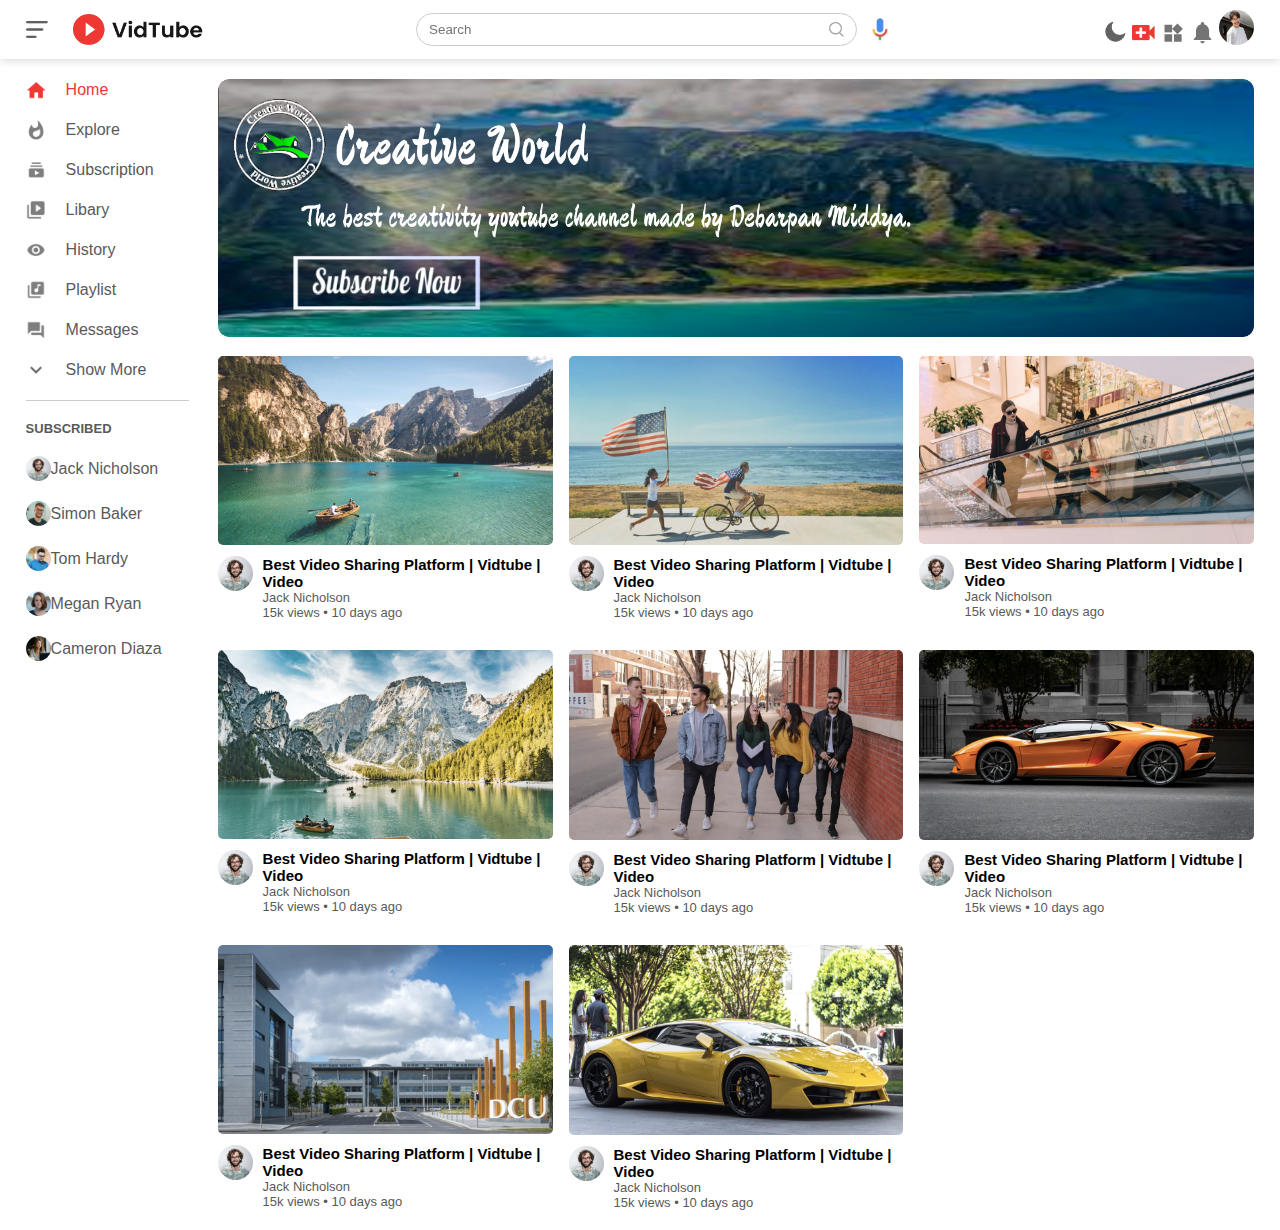
<file: index.html>
<!DOCTYPE html>
<html lang="en">
<head>
    <meta charset="UTF-8">
    <meta http-equiv="X-UA-Compatible" content="IE=edge">
    <meta name="viewport" content="width=device-width, initial-scale=1.0">
    <title>Vidtube | Social Media | Video Sharing Platform</title>
    <link rel="stylesheet" href="style.css">
</head>
<body>
 
    <nav class="flex-div">
        <div class="nav-left flex-div">
            <img src="images/menu.png" class="menu-icon">
            <img src="images/logo.png" class="logo">
        </div>
        <div class="nav-middle flex-div">
            <div class="serch-box flex-div">
        <input type="text" placeholder="Search">
        <img src="images/search.png" alt="">
            </div>
            <img src="images/voice-search.png" class="mic-icon">
        </div>
        <div class="nav-right">
            <img src="images/moon.png">
            <img src="images/upload.png">
            <img src="images/more.png">
            <img src="images/notification.png" >
            <img src="images/gerard.png"  class="user-icon">
        </div>
    </nav>
      <! -------------------sidebar---------------->
      <div class="sidebar">
          <div class="shortcut-links">
              <a href=""> <img src="images/home.png"><p>Home</p></a>
              <a href=""> <img src="images/explore.png"><p>Explore</p></a>
              <a href=""> <img src="images/subscriprion.png"><p>Subscription</p></a>
              <a href=""> <img src="images/library.png"><p>Libary</p></a>
              <a href=""> <img src="images/history.png"><p>History</p></a>
              <a href=""> <img src="images/playlist.png"><p>Playlist</p></a>
              <a href=""> <img src="images/messages.png"><p>Messages</p></a>
              <a href=""> <img src="images/show-more.png"><p>Show More</p></a>
              <hr>
      </div>
     <div class="subscribed-list">
         <h3>SUBSCRIBED</h3>
         <a href=""><img src="images/Jack.png"><p>Jack Nicholson</p></a>
         <a href=""><img src="images/simon.png"><p>Simon Baker</p></a>
         <a href=""><img src="images/tom.png"><p>Tom Hardy</p></a>
         <a href=""><img src="images/megan.png"><p>Megan Ryan</p></a>
         <a href=""><img src="images/cameron.png"><p>Cameron Diaza</p></a>
     </div>
    </div>

    <!--- ----------------main----------- --->

    <div class="container">
        <div class="banner">
            <img src="images/banner.png">
        </div>
        <div class="list-container">
            <div class="vid-list">
            <a href="play video.html"><img src="images/thumbnail1.png" class="thumbnail"></a>
                <div class="flex-div">
                    <img src="images/Jack.png">
                    <div class="vid-info">
                        <a href="play video.html">Best Video Sharing Platform | Vidtube | Video</a>
                        <p>Jack Nicholson </p>
                        <p>15k views &bull; 10 days ago</p>
                    </div>

                </div>

            </div>
            <div class="vid-list">
            <a href="play video.html"><img src="images/thumbnail2.png" class="thumbnail"></a>
                <div class="flex-div">
                    <img src="images/Jack.png">
                    <div class="vid-info">
                        <a href="play video.html">Best Video Sharing Platform | Vidtube | Video</a>
                        <p>Jack Nicholson </p>
                        <p>15k views &bull; 10 days ago</p>
                    </div>

                </div>

            </div>
            <div class="vid-list">
            <a href="play video.html"><img src="images/thumbnail3.png" class="thumbnail"></a>
                <div class="flex-div">
                    <img src="images/Jack.png">
                    <div class="vid-info">
                        <a href="play video.html">Best Video Sharing Platform | Vidtube | Video</a>
                        <p>Jack Nicholson </p>
                        <p>15k views &bull; 10 days ago</p>
                    </div>

                </div>

            </div>
            <div class="vid-list">
            <a href="play video.html"><img src="images/thumbnail4.png" class="thumbnail"></a>
                <div class="flex-div">
                    <img src="images/Jack.png">
                    <div class="vid-info">
                        <a href="play video.html">Best Video Sharing Platform | Vidtube | Video</a>
                        <p>Jack Nicholson </p>
                        <p>15k views &bull; 10 days ago</p>
                    </div>

                </div>

            </div>
            <div class="vid-list">
            <a href="play video.html"><img src="images/thumbnail5.png" class="thumbnail"></a>
                <div class="flex-div">
                    <img src="images/Jack.png">
                    <div class="vid-info">
                        <a href="play video.html">Best Video Sharing Platform | Vidtube | Video</a>
                        <p>Jack Nicholson </p>
                        <p>15k views &bull; 10 days ago</p>
                    </div>

                </div>

            </div>
            <div class="vid-list">
            <a href="play video.html"><img src="images/thumbnail6.png" class="thumbnail"></a>
                <div class="flex-div">
                    <img src="images/Jack.png">
                    <div class="vid-info">
                        <a href="play video.html">Best Video Sharing Platform | Vidtube | Video</a>
                        <p>Jack Nicholson </p>
                        <p>15k views &bull; 10 days ago</p>
                    </div>

                </div>

            </div>
            <div class="vid-list">
            <a href="play video.html"><img src="images/thumbnail7.png" class="thumbnail"></a>
                <div class="flex-div">
                    <img src="images/Jack.png">
                    <div class="vid-info">
                        <a href="play video.html">Best Video Sharing Platform | Vidtube | Video</a>
                        <p>Jack Nicholson </p>
                        <p>15k views &bull; 10 days ago</p>
                    </div>

                </div>

            </div>
            <div class="vid-list">
            <a href="play video.html"><img src="images/thumbnail8.png" class="thumbnail"></a>
                <div class="flex-div">
                    <img src="images/Jack.png">
                    <div class="vid-info">
                        <a href="play video.html">Best Video Sharing Platform | Vidtube | Video</a>
                        <p>Jack Nicholson </p>
                        <p>15k views &bull; 10 days ago</p>
                    </div>

                </div>

            </div>

            
                        
                        
                
                
        
        
        

    </div>

    </div>




    <script src="script.js"></script>
</body>
</html>
</file>
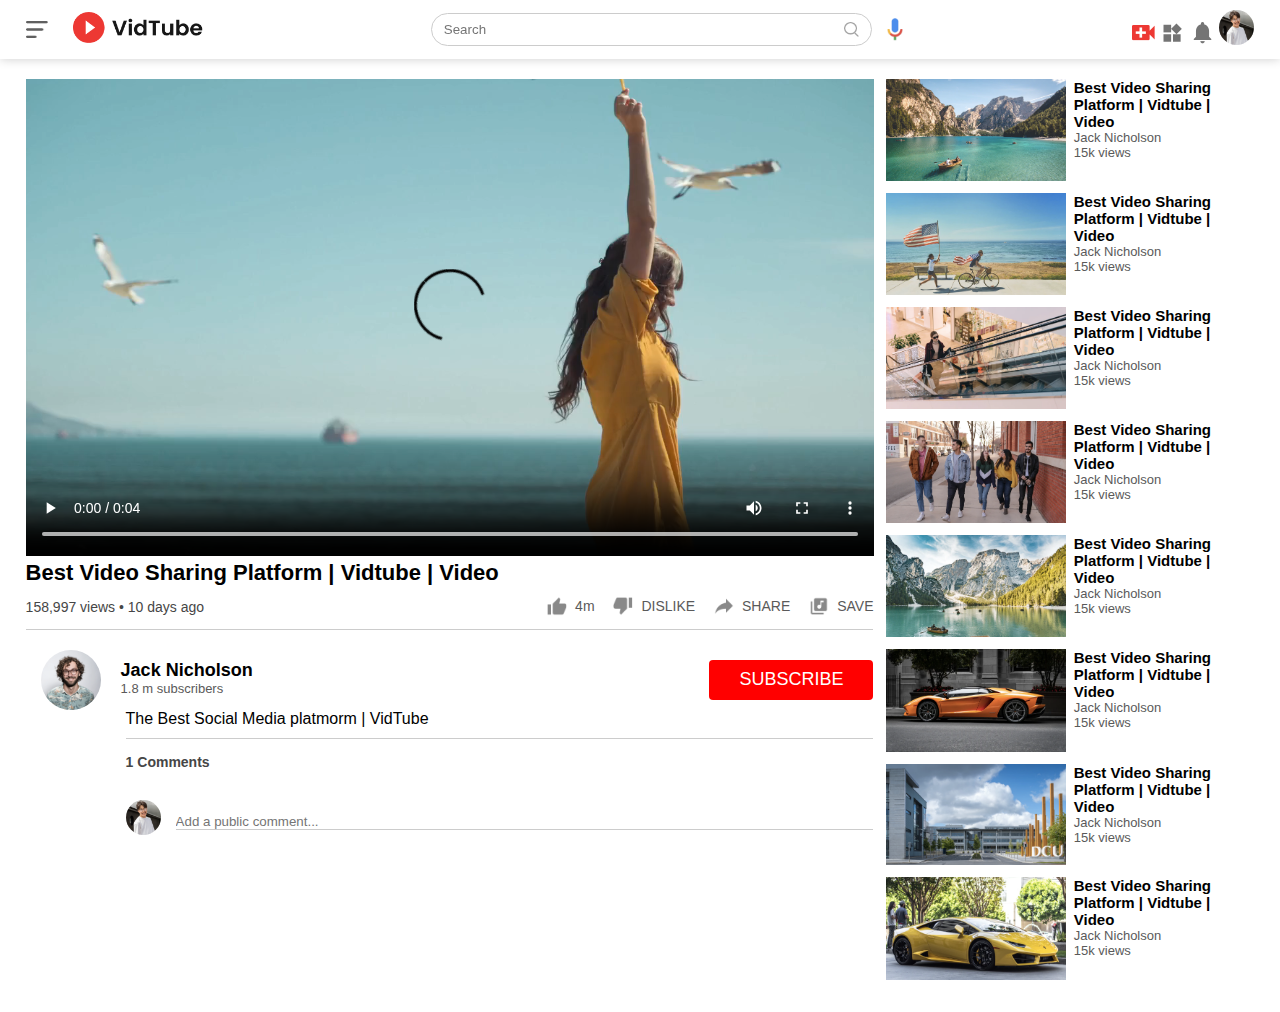
<file: play video.html>
<!DOCTYPE html>
<html lang="en">
<head>
    <meta charset="UTF-8">
    <meta http-equiv="X-UA-Compatible" content="IE=edge">
    <meta name="viewport" content="width=device-width, initial-scale=1.0">
    <title>Play Video - Vidtube | Social Media | Video Sharing Platform |</title>
    <link rel="stylesheet" href="style.css">
</head>
<body>
    <nav class="flex-div">
        <div class="nav-left flex-div">
            <img src="images/menu.png" class="menu-icon">
            <a href="index.html"><img src="images/logo.png" class="logo"></a>
        </div>
        <div class="nav-middle flex-div">
            <div class="serch-box flex-div">
        <input type="text" placeholder="Search">
        <img src="images/search.png" alt="">
            </div>
            <img src="images/voice-search.png" class="mic-icon">
        </div>
        <div class="nav-right">
            <img src="images/upload.png">
            <img src="images/more.png">
            <img src="images/notification.png" >
            <img src="images/gerard.png"  class="user-icon">
        </div>
    </nav>

   <div class="container play-container">
       <div class="row">
           <div class="play-video">
               <video controls autoplay>
                   <source src="images/video.mp4" type="video/mp4">
               </video>
            <h3> Best Video Sharing Platform | Vidtube | Video</h3>
            <div class="play-video-info">
                <p>158,997 views &bull; 10 days ago </p>
                <div>
                    <a href=""> <img src="images/like.png">4m</a>
                    <a href=""> <img src="images/dislike.png">DISLIKE</a>
                    <a href=""> <img src="images/share.png">SHARE</a>
                    <a href=""> <img src="images/save.png">SAVE</a>
                </div>
            </div>
            <hr>
            <div class="publisher">
                <img src="images/Jack.png">
                <div>
                    <p>Jack Nicholson</p>
                    <span>1.8 m subscribers</span>
                </div>
                <button type="button"> SUBSCRIBE</button>
            </div>
            <div class="vid-description">
                <p>The Best Social Media platmorm | VidTube</p>
                <hr>
                <h4>1 Comments</h4>


            <div class="add-comment">
                <img src="images/gerard.png">
                <input type="text" placeholder="Add a public comment...">
            </div>

            </div>





           </div>
           <div class="right-sidebar">
        <div class="side-video-list">
            <a href="" class="small-thumbnail"><img src="images/thumbnail1.png"></a>
            
            <div class="vid-info">
                <a href="play video.html">Best Video Sharing Platform | Vidtube | Video</a>
                        <p>Jack Nicholson </p>
                        <p>15k views</p>
            </div>
        </div>
           <div class="right-sidebar">
        <div class="side-video-list">
            <a href="" class="small-thumbnail"><img src="images/thumbnail2.png"></a>
            
            <div class="vid-info">
                <a href="play video.html">Best Video Sharing Platform | Vidtube | Video</a>
                        <p>Jack Nicholson </p>
                        <p>15k views</p>
            </div>
        </div>
           <div class="right-sidebar">
        <div class="side-video-list">
            <a href="" class="small-thumbnail"><img src="images/thumbnail3.png"></a>
            
            <div class="vid-info">
                <a href="play video.html">Best Video Sharing Platform | Vidtube | Video</a>
                        <p>Jack Nicholson </p>
                        <p>15k views</p>
            </div>
        </div>
           <div class="right-sidebar">
        <div class="side-video-list">
            <a href="" class="small-thumbnail"><img src="images/thumbnail5.png"></a>
            
            <div class="vid-info">
                <a href="play video.html">Best Video Sharing Platform | Vidtube | Video</a>
                        <p>Jack Nicholson </p>
                        <p>15k views</p>
            </div>
        </div>
           <div class="right-sidebar">
        <div class="side-video-list">
            <a href="" class="small-thumbnail"><img src="images/thumbnail4.png"></a>
            
            <div class="vid-info">
                <a href="play video.html">Best Video Sharing Platform | Vidtube | Video</a>
                        <p>Jack Nicholson </p>
                        <p>15k views</p>
            </div>
        </div>
           <div class="right-sidebar">
        <div class="side-video-list">
            <a href="" class="small-thumbnail"><img src="images/thumbnail6.png"></a>
            
            <div class="vid-info">
                <a href="play video.html">Best Video Sharing Platform | Vidtube | Video</a>
                        <p>Jack Nicholson </p>
                        <p>15k views</p>
            </div>
        </div>
           <div class="right-sidebar">
        <div class="side-video-list">
            <a href="" class="small-thumbnail"><img src="images/thumbnail7.png"></a>
            
            <div class="vid-info">
                <a href="play video.html">Best Video Sharing Platform | Vidtube | Video</a>
                        <p>Jack Nicholson </p>
                        <p>15k views</p>
            </div>
        </div>
           <div class="right-sidebar">
        <div class="side-video-list">
            <a href="" class="small-thumbnail"><img src="images/thumbnail8.png"></a>
            
            <div class="vid-info">
                <a href="play video.html">Best Video Sharing Platform | Vidtube | Video</a>
                        <p>Jack Nicholson </p>
                        <p>15k views</p>
            </div>
        </div>
        
        


           </div>
       </div>
   </div>



    
</body>
</html>
</file>
<file: style.css>
*{
    margin: 0;
    padding: 0;
    font-family: 'poopins', sans-serif;
    box-sizing: border-boxs;
}
a{
    text-decoration: none;
    color: #5a5a5a;
}
img{
    cursor: pointer;
}
.flex-div{
    display: flex;
    align-items: center;
}
nav{
    padding: 10px 2%;
    justify-content: space-between;
    box-shadow: 0 0 10px rgba(0,0,0,0.2);
    background: #fff;
    position: sticky;
    top: 0;
    z-index: 10;
}
.nav-right img{
    width: 25px ;
}
.nav-right .user-icon{
   width: 35px;
   border-radius: 50%;
   margin-right: 0;
}
.nav-left .menu-icon{
    width: 22px;
    margin-right: 25px;
}
.nav-left .logo{
    width: 130px;
}
.nav-middle .mic-icon{
    width: 16px;

}
.nav-middle .serch-box{
    border: 1px solid #ccc;
    margin-right: 15px;
    padding: 8px 12px;
    border-radius: 25px;
}
.nav-middle .serch-box input{
    width: 400px;
    border: 0;
    outline: 0;
    background: transparent;
}
.nav-middle .serch-box img{
    width: 15px;
}

/*---------------sidebar--------------------*/

.sidebar{
    background: #fff;
    width: 15%;
    height: 100vh;
    position: fixed;
    top: 0;
    padding-left: 2% ;
    padding-top: 80px;
}
.shortcut-links a img{
    width: 20px;
    margin-right: 20px;
}
.shortcut-links a{
    display: flex;
    align-items: center;
    margin-bottom: 20px;
    width: fit-content;
    flex-wrap: wrap;
}
.shortcut-links a:first-child{
    color: #ed3833;
}
.sidebar hr{
    border: 0;
    height: 1px;
    background: #ccc;
    width: 85%;
}
.subscribed-list h3{
    font-size: 13px;
    margin: 20px 0;
    color: #5a5a5a;
}
.subscribed-list a{
    display: flex;
    align-items: center;
    margin-bottom: 20px;
    width: fit-content;
    flex-wrap: wrap;
}
.subscribed-list a img{
    width: 25px;
    border-radius: 50%;
}
.small-sidebar{
    width: 5%;
}

.small-sidebar a p{
    display: none;
}
.small-sidebar h3{
    display: none;
}
/* --------  main -------- */

.container{
    background: #ffffff;
    padding-left: 17%;
    padding-right: 2%;
    padding-top: 20px;
    padding-bottom: 20px;
}
.large-container{
    padding-left: 7%;
}
.banner{
    width: 100%;
}
.banner img{
    width: 100%;
    border-radius:8px;
}
.list-container{ 
    display: grid;
    grid-template-columns: repeat(auto-fit, minmax(250px, 1fr));
    grid-column-gap: 16px;
    grid-row-gap: 30px; 
    margin-top: 15px; 
}
.vid-list .thumbnail{
    width: 100%;
    border-radius: 5px;
}
.vid-list .flex-div{
    align-items: flex-start;
    margin-top: 7px;
}
.vid-info{
    color: #5a5a5a;
    font-size: 13px;
}
.vid-info a{
    color: #000;
    font-weight: 600;
    font-size: 15px;
}
.vid-list .flex-div img{
     width: 35px;
      margin-right: 10px;
       border-radius: 50%; 
} 


@media (max-width: 900px){
    .menu-icon{
        display: none;
    }
    .sidebar{
        display: none;
    }
    .container, .large-container{
        padding-left: 5%;
        padding-right: 5%;
    }
    .nav-right img{
        display: none;
    }
    .nav-right .user-icon{
        display: block;
        width: 30px;
    }
    .nav-middle .serch-box input{
        width: 100px;
    }
    .nav-middle .mic-icon{
        display: none;
    }
    .logo{
        width: 90px;
    }
}








/* -------------- play video page ------ */

 .play-container{
     padding-left: 2%;
 }

 .row{
     display: flex;
     justify-content: space-between;
     flex-wrap: wrap;
 }
.play-video{
    flex-basis: 69%;
}
.right-sidebar{
    flex-basis: 30%;
}
.play-video video{
    width: 100%;
}
.side-video-list{
    display: flex; 
    justify-content: space-between;
    margin-bottom: 8px; 
}
.side-video-list img{
    width: 100%; 
}
.side-video-list .small-thumbnail{ 
    flex-basis: 49%
}
.side-video-list .vid-info{
    flex-basis: 49%; 
} 
.play-video h3{
    font-weight: 600;
    font-size: 22px;
}
.play-video .play-video-info{
    display: flex;
    align-items: center;
    justify-content: space-between;
    flex-wrap: wrap;
    margin-top: 10px;
    font-size: 14px;
    color: #464646;
}
.play-video .play-video-info a img{
   width: 20px;
   margin-right: 8px;
}
.play-video .play-video-info a{
    display: inline-flex;
    align-items: center;
    margin-left: 15px;
}
.play-video hr{
    border: 0;
    height: 1px;
    background: #ccc;
    margin: 10px 0;

}
.publisher{
    display: flex;
    align-items: center;
    margin-top:20px ;
}

.publisher div{
    flex: 1;
    line-height: 18px;

}
.publisher img{
    width: 60px;
    border-radius: 50%;
    margin-left: 15px;

}
.publisher div p{
    color: #000;
    font-weight: 610;
    font-size: 18px;
    margin-left: 20px;
}
.publisher div span{
     font-size: 13px;
     color: #5a5a5a;
     margin-left: 20px;
}
.publisher button{
    background: red;
    color: #fff;
    padding: 8px 30px;
    border: 0;
    outline: 0;
    border-radius: 4px;
    cursor: pointer;
    height: 40px;
    font-size: 18px;
}
.vid-description{
    padding-left: 100px;
}
.vid-description h4{
    font-size: 14px;
    color: #464646;
    margin-top: 15px;
}
.add-comment{
    display: flex;
    align-items: center;
    margin: 30px 0;
}
.add-comment img{
    width: 35px;
    border-radius: 50%;
    margin-right: 15px;
}
.add-comment input{
    border: 0;
    outline: 0;
    border-bottom: 1px solid #ccc;
    width: 100%;
    padding-top: 10px;
    background: transparent;
}
</file>
